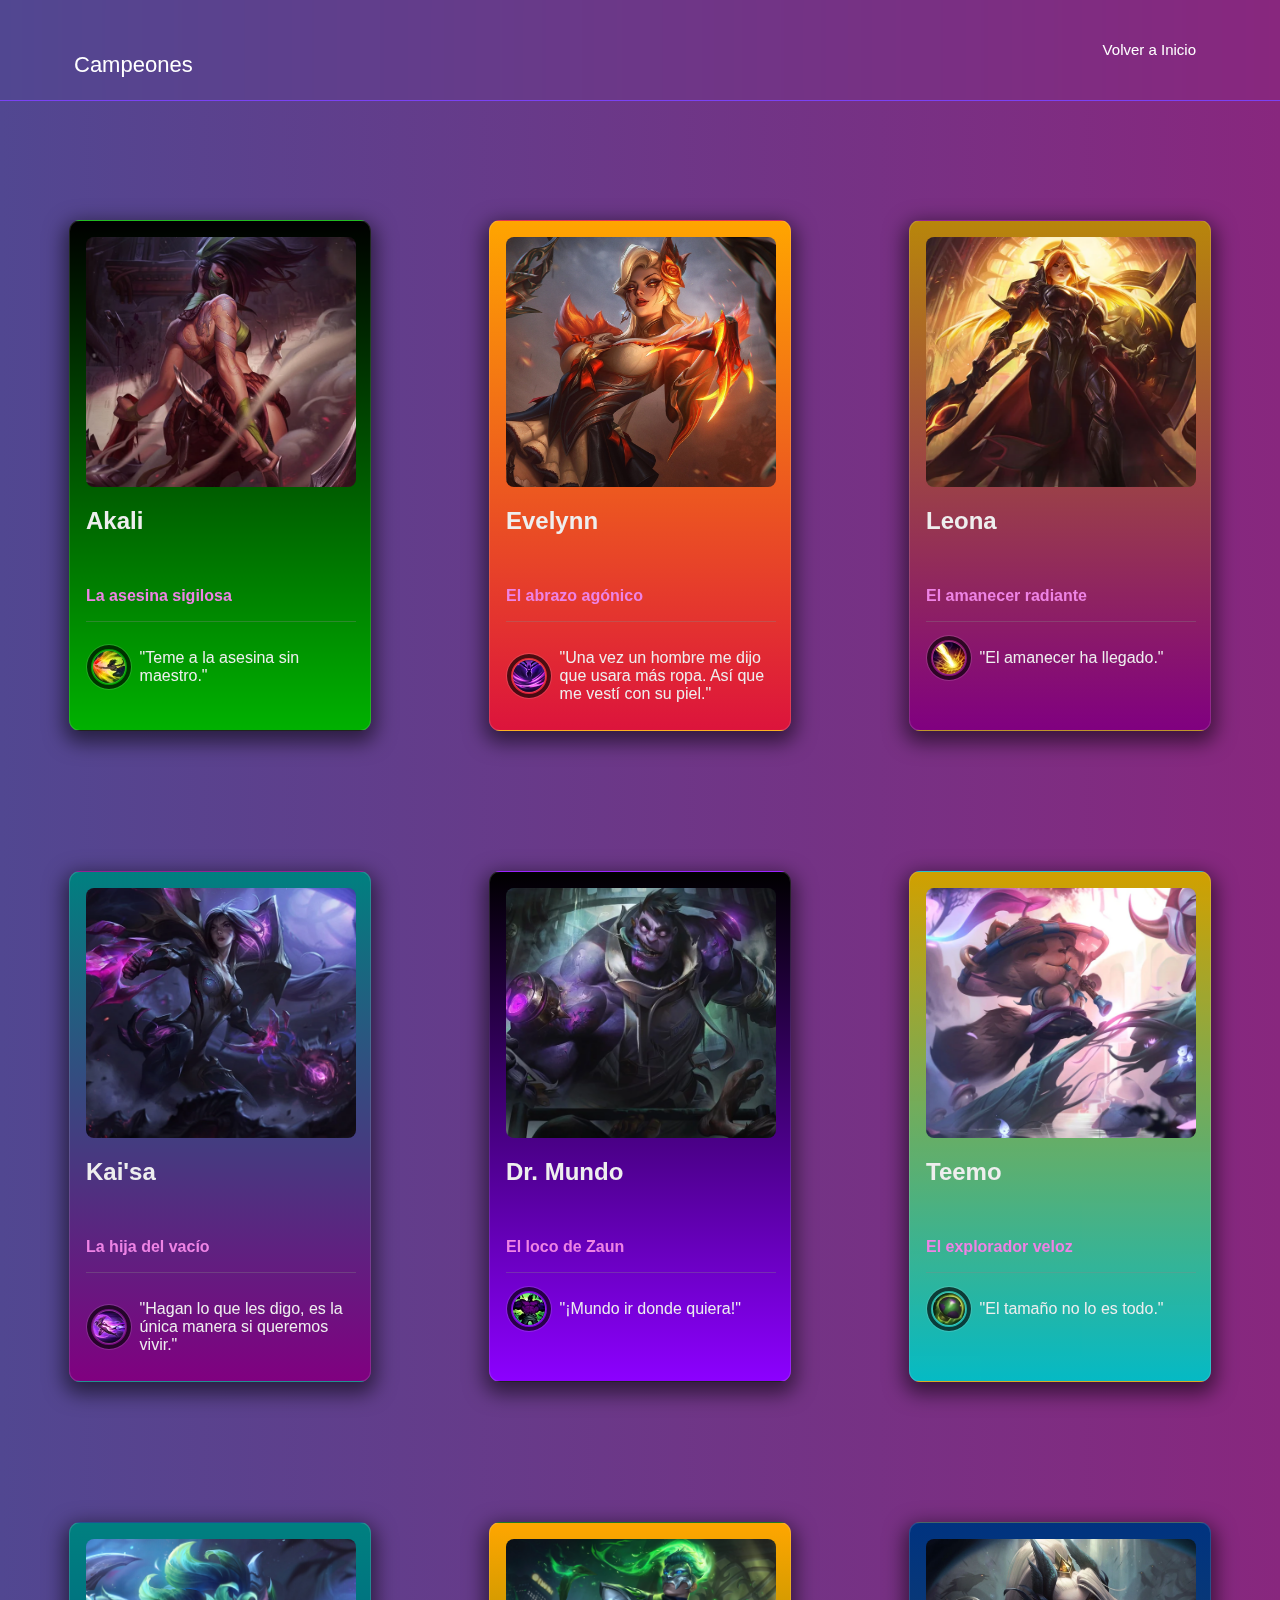
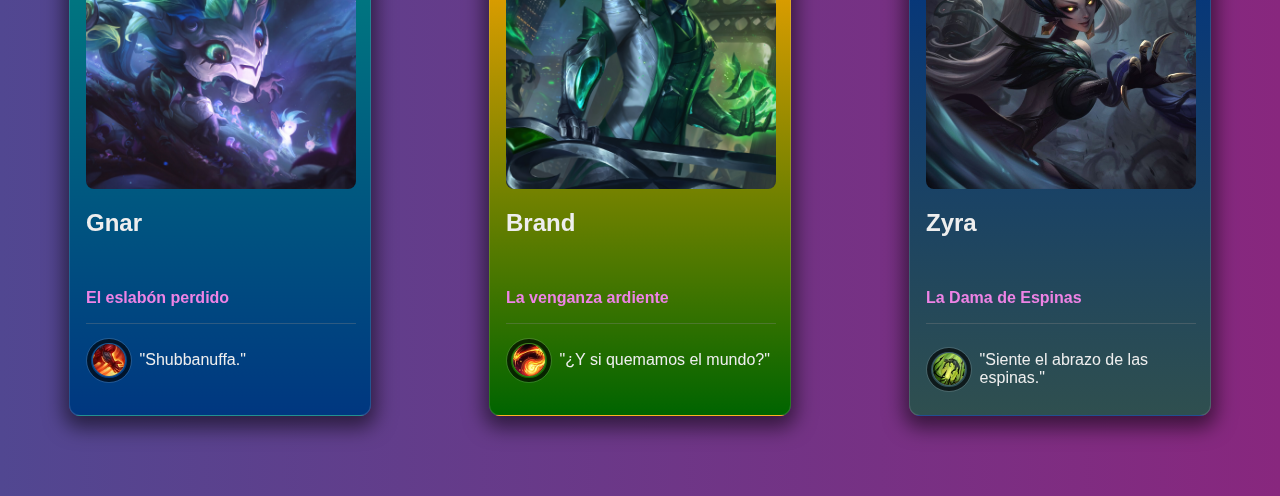
<file: Campeones_lol/index.html>
<!DOCTYPE html>
<html lang="es">

<head>
  <meta charset="UTF-8">
  <meta name="viewport" content="width=device-width, initial-scale=1.0">
  <title>Campeones</title>
  <link rel="stylesheet" href="campeones_style.css">
</head>

<body>
  <!-- Header de Juan David -->
  <header class="header">
    <div class="container">
      <div class="logo">
        <h1>Campeones</h1>
      </div>
      <nav class="menu">
        <a href="https://rachni.github.io/practice-webpages/"> Volver a Inicio</a>
      </nav>
    </div>
  </header>

      <!-- Cartas -->
  <div class="card-container">
    <div class="card" id="cartaAkali">
      <div class='main'>
        <img class='cardImage' src="imagenes/campeon_akali.jpeg" alt="Akali" />
        <h2>Akali</h2>
        <p class='description'></p>
        <div class='championTitle'>
          <div class="title">
            <p>La asesina sigilosa</p>
          </div>
          <div class="title_additional">
          </div>
        </div>
        <hr />
        <div class='cardBottom'>
          <div class='wrapper'>
            <img src="imagenes/ultimate_akali.jpg" alt="AkaliR" />
          </div>
          <p>"Teme a la asesina sin maestro."</p>
        </div>
      </div>
    </div>

    <!--Evelynn-->
    <div class="card" id="cartaEvelynn">
      <div class='main'>
        <img class='cardImage' src="imagenes/campeon_evelynn.jpeg" alt="Evelynn" />
        <h2>Evelynn</h2>
        <p class='description'></p>
        <div class='championTitle'>
          <div class="title">
            <p>El abrazo agónico</p>
          </div>
          <div class="title_additional">
          </div>
        </div>
        <hr />
        <div class='cardBottom'>
          <div class='wrapper'>
            <img src="imagenes/ultimate_evelynn.jpg" alt="EveR" />
          </div>
          <p>"Una vez un hombre me dijo que usara más ropa. Así que me vestí con su piel."</p>
        </div>
      </div>
    </div>

    <!-- Leona -->
    <div class="card" id="cartaLeona">
      <div class='main'>
        <img class='cardImage' src="imagenes/campeon_leona.jpeg" alt="Leona" />
        <h2>Leona</h2>
        <p class='description'></p>
        <div class='championTitle'>
          <div class="title">
            <p>El amanecer radiante</p>
          </div>
          <div class="title_additional">
          </div>
        </div>
        <hr />
        <div class='cardBottom'>
          <div class='wrapper'>
            <img src="imagenes/ultimate_leona.jpg" alt="LeonaR" />
          </div>
          <p>"El amanecer ha llegado."</p>
        </div>
      </div>
    </div>

    <!-- Kai'sa -->
    <div class="card" id="cartaKaisa">
      <div class='main'>
        <img class='cardImage' src="imagenes/campeon_kaisa.jpeg" alt="Kaisa" />
        <h2>Kai'sa</h2>
        <p class='description'></p>
        <div class='championTitle'>
          <div class="title">
            <p>La hija del vacío</p>
          </div>
          <div class="title_additional">
          </div>
        </div>
        <hr />
        <div class='cardBottom'>
          <div class='wrapper'>
            <img src="imagenes/ultimate_kaisa.jpg" alt="KaisaR" />
          </div>
          <p>"Hagan lo que les digo, es la única manera si queremos vivir."</p>
        </div>
      </div>
    </div>

    <!-- Mundo -->
    <div class="card" id="cartaMundo">
      <div class='main'>
        <img class='cardImage' src="imagenes/campeon_mundo.jpeg" alt="Mundo" />
        <h2>Dr. Mundo</h2>
        <p class='description'></p>
        <div class='championTitle'>
          <div class="title">
            <p>El loco de Zaun</p>
          </div>
          <div class="title_additional">
            <p></p>
          </div>
        </div>
        <hr />
        <div class='cardBottom'>
          <div class='wrapper'>
            <img src="imagenes/ultimate_mundo.jpg" alt="MundoR" />
          </div>
          <p>"¡Mundo ir donde quiera!"</p>
        </div>
      </div>
    </div>

    <!-- Teemo -->
    <div class="card" id="cartaTeemo">
      <div class='main'>
        <img class='cardImage' src="imagenes/campeon_teemo.jpeg" alt="Teemo" />
        <h2>Teemo</h2>
        <p class='description'></p>
        <div class='championTitle'>
          <div class="title">
            <p>El explorador veloz</p>
          </div>
          <div class="title_additional">
            <p></p>
          </div>
        </div>
        <hr />
        <div class='cardBottom'>
          <div class='wrapper'>
            <img src="imagenes/ultimate_teemo.jpg" alt="TeemoR" />
          </div>
          <p>"El tamaño no lo es todo."</p>
        </div>
      </div>
    </div>

    <!-- Gnar -->
    <div class="card" id="cartaGnar">
      <div class='main'>
        <img class='cardImage' src="imagenes/campeon_gnar.jpg" alt="Gnar" />
        <h2>Gnar</h2>
        <p class='description'></p>
        <div class='championTitle'>
          <div class="title">
            <p>El eslabón perdido</p>
          </div>
          <div class="title_additional">
            <p></p>
          </div>
        </div>
        <hr />
        <div class='cardBottom'>
          <div class='wrapper'>
            <img src="imagenes/ultimate_gnar.jpeg" alt="GnarR" />
          </div>
          <p>"Shubbanuffa."</p>
        </div>
      </div>
    </div>

    <!-- Brand -->
    <div class="card" id="cartaBrand">
      <div class='main'>
        <img class='cardImage' src="imagenes/campeon_brand.jpg" alt="Brand" />
        <h2>Brand</h2>
        <p class='description'></p>
        <div class='championTitle'>
          <div class="title">
            <p>La venganza ardiente</p>
          </div>
          <div class="title_additional">
            <p></p>
          </div>
        </div>
        <hr />
        <div class='cardBottom'>
          <div class='wrapper'>
            <img src="imagenes/ultimate_brand.jpg" alt="BrandR" />
          </div>
          <p>"¿Y si quemamos el mundo?"</p>
        </div>
      </div>
    </div>

    <!-- Zyra -->
    <div class="card" id="cartaZyra">
      <div class='main'>
        <img class='cardImage' src="imagenes/campeon_zyra.jpeg" alt="Zyra" />
        <h2>Zyra</h2>
        <p class='description'></p>
        <div class='championTitle'>
          <div class="title">
            <p>La Dama de Espinas</p>
          </div>
          <div class="title_additional">
          </div>
        </div>
        <hr />
        <div class='cardBottom'>
          <div class='wrapper'>
            <img src="imagenes/ultimate_zyra.jpg" alt="ZyraR" />
          </div>
          <p>"Siente el abrazo de las espinas."</p>
        </div>
      </div>
    </div>
  </div>
  </div>
</body>
</html>
</file>
<file: Campeones_lol/campeones_style.css>
/* Estilos generales */
body {
  margin: auto;
  font-family: -apple-system, BlinkMacSystemFont, "Segoe UI", "Roboto", "Oxygen",
    "Ubuntu", "Cantarell", "Fira Sans", "Droid Sans", "Helvetica Neue",
    sans-serif;
  -webkit-font-smoothing: antialiased;
  -moz-osx-font-smoothing: grayscale;
  background-color: #303030;
  background: linear-gradient(0.25turn, #514791, #88277e);
  color: #eee;
  user-select: none;

  code {
    font-family: source-code-pro, Menlo, Monaco, Consolas, "Courier New",
      monospace;
  }
}

/* Estilos del Header de Juan David, he editado que el fondo se vea borroso, tenga un borde y un margen*/
.header {
  width: 100%;
  height: 100px;
  position: fixed;
  top: 0;
  left: 0;
  margin-bottom: 20px;
  position: fixed;
  top: 0;
  left: 0;
  z-index: 999;
  backdrop-filter: blur(5px);
  border-bottom: 1px solid #7b42f5;
}

.container {
  width: 90%;
  max-width: 1200px;
  margin: auto;
}

.logo,
.container .btn-menu {
  float: left;
  line-height: 100px;
}

.container .btn-menu label {
  color: #fff;
  font-size: 25px;
  cursor: pointer;
}

.logo h1 {
  color: #fff;
  font-weight: 400;
  font-size: 22px;
  margin-left: 10px;
}

.container .menu {
  float: right;
  line-height: 100px;
}

.container .menu a {
  display: inline-block;
  padding: 15px;
  line-height: normal;
  text-decoration: none;
  color: #fff;
  transition: all 0.3s ease;
  border-bottom: 2px solid transparent;
  font-size: 15px;
  margin-right: 5px;
}

.container .menu a:hover {
  border-bottom: 2px solid #c7c7c7;
  padding-bottom: 5px;
}

/* MIS CARTAS */
.card-container {
  margin-top: 140px;
  display: grid;
  grid-template-columns: repeat(3, 1fr);
  gap: 20px;
  padding: 20px;
}

.card {
  max-width: 300px;
  margin: 60px auto;
  border: 1px solid #ffffff22;
  box-shadow: 0 7px 20px 5px #00000088;
  border-radius: .7rem;
  backdrop-filter: blur(7px);
  -webkit-backdrop-filter: blur(7px);
  overflow: hidden;
  transition: .5s all;
}

.card hr {
  width: 100%;
  border: none;
  border-bottom: 1px solid #88888855;
  margin-top: 0;
}

.card ins {
  text-decoration: none;
}

.card .main {
  display: flex;
  flex-direction: column;
  width: 90%;
  padding: 1rem;
}

.card .main .cardImage {
  border-radius: .5rem;
  max-width: 100%;
  height: 250px;
  object-fit: cover;
}

.card .main .description {
  margin: .5rem 0;
  color: #a89ec9;
}

.card .main .championTitle {
  display: flex;
  justify-content: space-between;
  align-items: center;
}

.card .main .championTitle .title {
  display: flex;
  align-items: center;
  color: #ee83e5;
  font-weight: 700;
}

.card .main .championTitle .title_additional {
  display: flex;
  align-items: center;
  color: #a89ec9;
  margin-right: .2rem;
}

.card .main .championTitle .title_additional ins {
  margin: .5rem;
  margin-bottom: .4rem;
}

.card .main .cardBottom {
  display: flex;
  align-items: center;
  margin-top: .2rem;
  margin-bottom: -.3rem;
}

.card .main .cardBottom ins {
  color: #a89ec9;
  text-decoration: none;
}

.card .main .cardBottom .wrapper {
  display: flex;
  align-items: center;
  border: 1px solid #ffffff22;
  padding: .3rem;
  margin: 0;
  margin-right: .5rem;
  border-radius: 100%;
  box-shadow: inset 0 0 0 4px #000000aa;
}

.card .main .cardBottom .wrapper img {
  border-radius: 100%;
  border: 1px solid #ffffff22;
  width: 2rem;
  height: 2rem;
  object-fit: cover;
  margin: 0;
}

.card::before {
  position: fixed;
  content: "";
  box-shadow: 0 0 100px 40px #ffffff08;
  top: -10%;
  left: -100%;
  transform: rotate(-45deg);
  height: 60rem;
  transition: .7s all;
}

.card:hover {
  border: 1px solid #ffffff44;
  box-shadow: 0 7px 50px 10px #000000aa;
  transform: scale(1.015);
  filter: brightness(1.3);
}

.card:hover::before {
  filter: brightness(.5);
  top: -100%;
  left: 200%;
}

/* Colores específicos para cada carta */
.card#cartaAkali {
  background-color: #282c34;
  background: linear-gradient(0deg, rgb(0, 177, 0), black 100%);
}

.card#cartaEvelynn {
  background-color: #282c34;
  background: linear-gradient(0deg, crimson, orange 100%);
}

.card#cartaLeona {
  background-color: #282c34;
  background: linear-gradient(0deg, #800080, #B8860B 100%);
}

.card#cartaKaisa {
  background-color: #282c34;
  background: linear-gradient(0deg, #800080, #008080 100%);
}

.card#cartaMundo {
  background-color: #282c34;
  background: linear-gradient(0deg, #8c00ff, #000000 100%);
}

.card#cartaTeemo {
  background-color: #282c34;
  background: linear-gradient(0deg, #00c0c7f5, #d1a000 100%);
}

.card#cartaGnar {
  background-color: #282c34;
  background: linear-gradient(0deg, #003780, #008080 100%);
}

.card#cartaBrand {
  background-color: #282c34;
  background: linear-gradient(0deg, #006400, #ffa600 100%);
}

.card#cartaZyra {
  background-color: #282c34;
  background: linear-gradient(0deg, #2F4F4F, #003380 100%);
}

/* Media query para transformar de grid a flex el contenedor */
@media (max-width: 768px) {
  .card-container {
    display: flex;
    flex-wrap: wrap;
    justify-content: center;
  }
}
</file>
